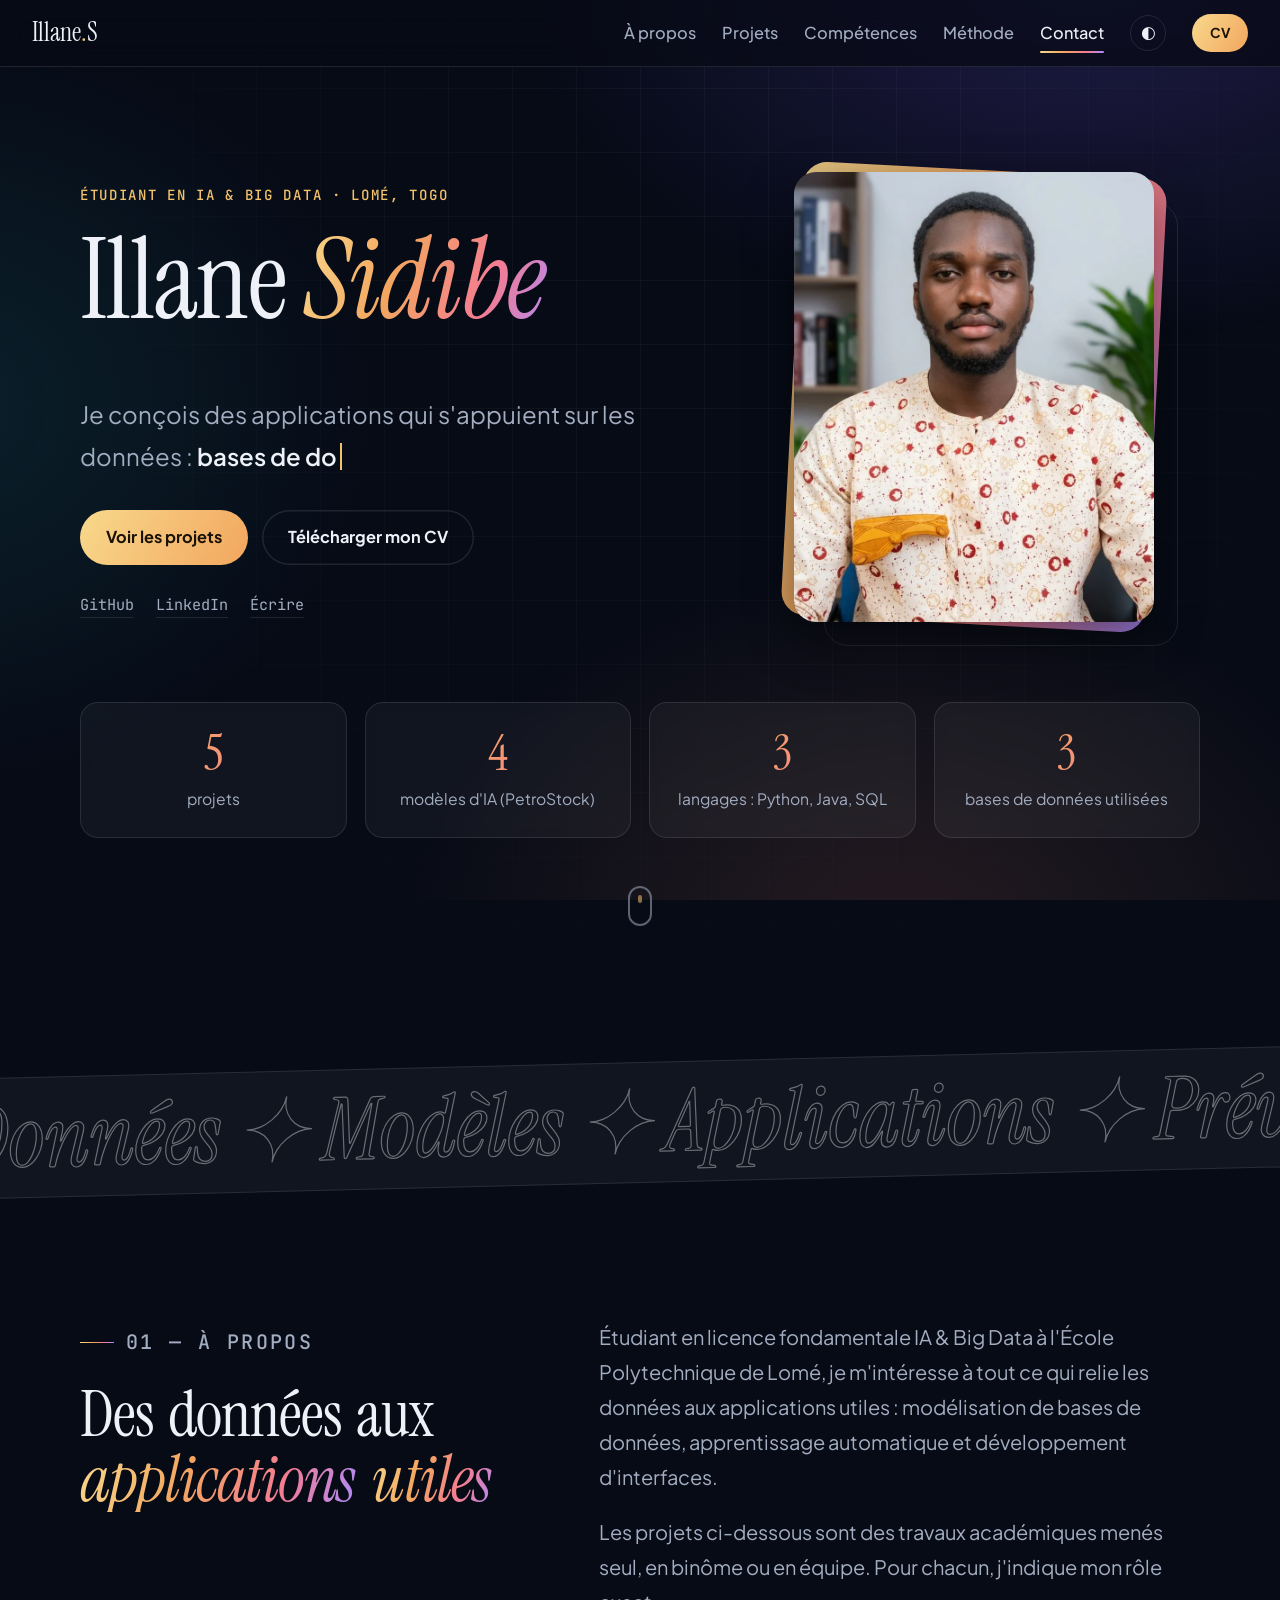
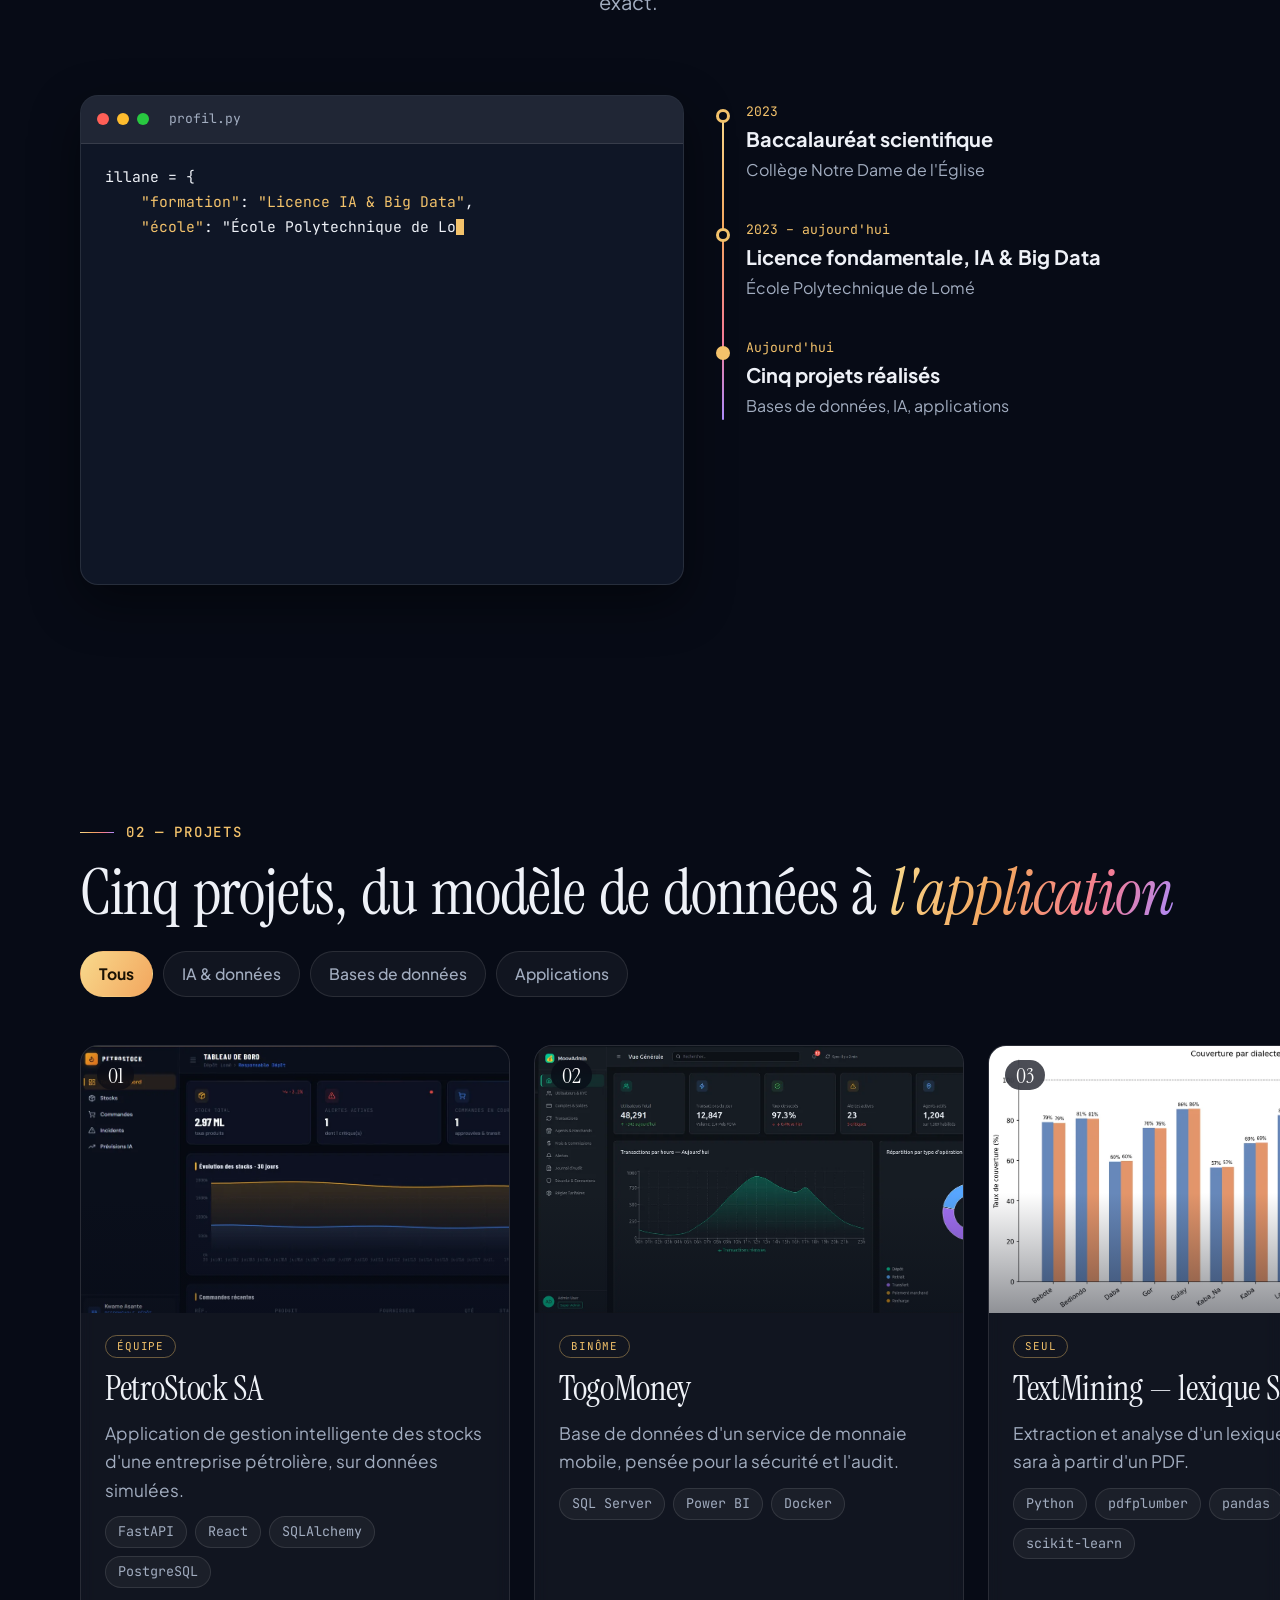
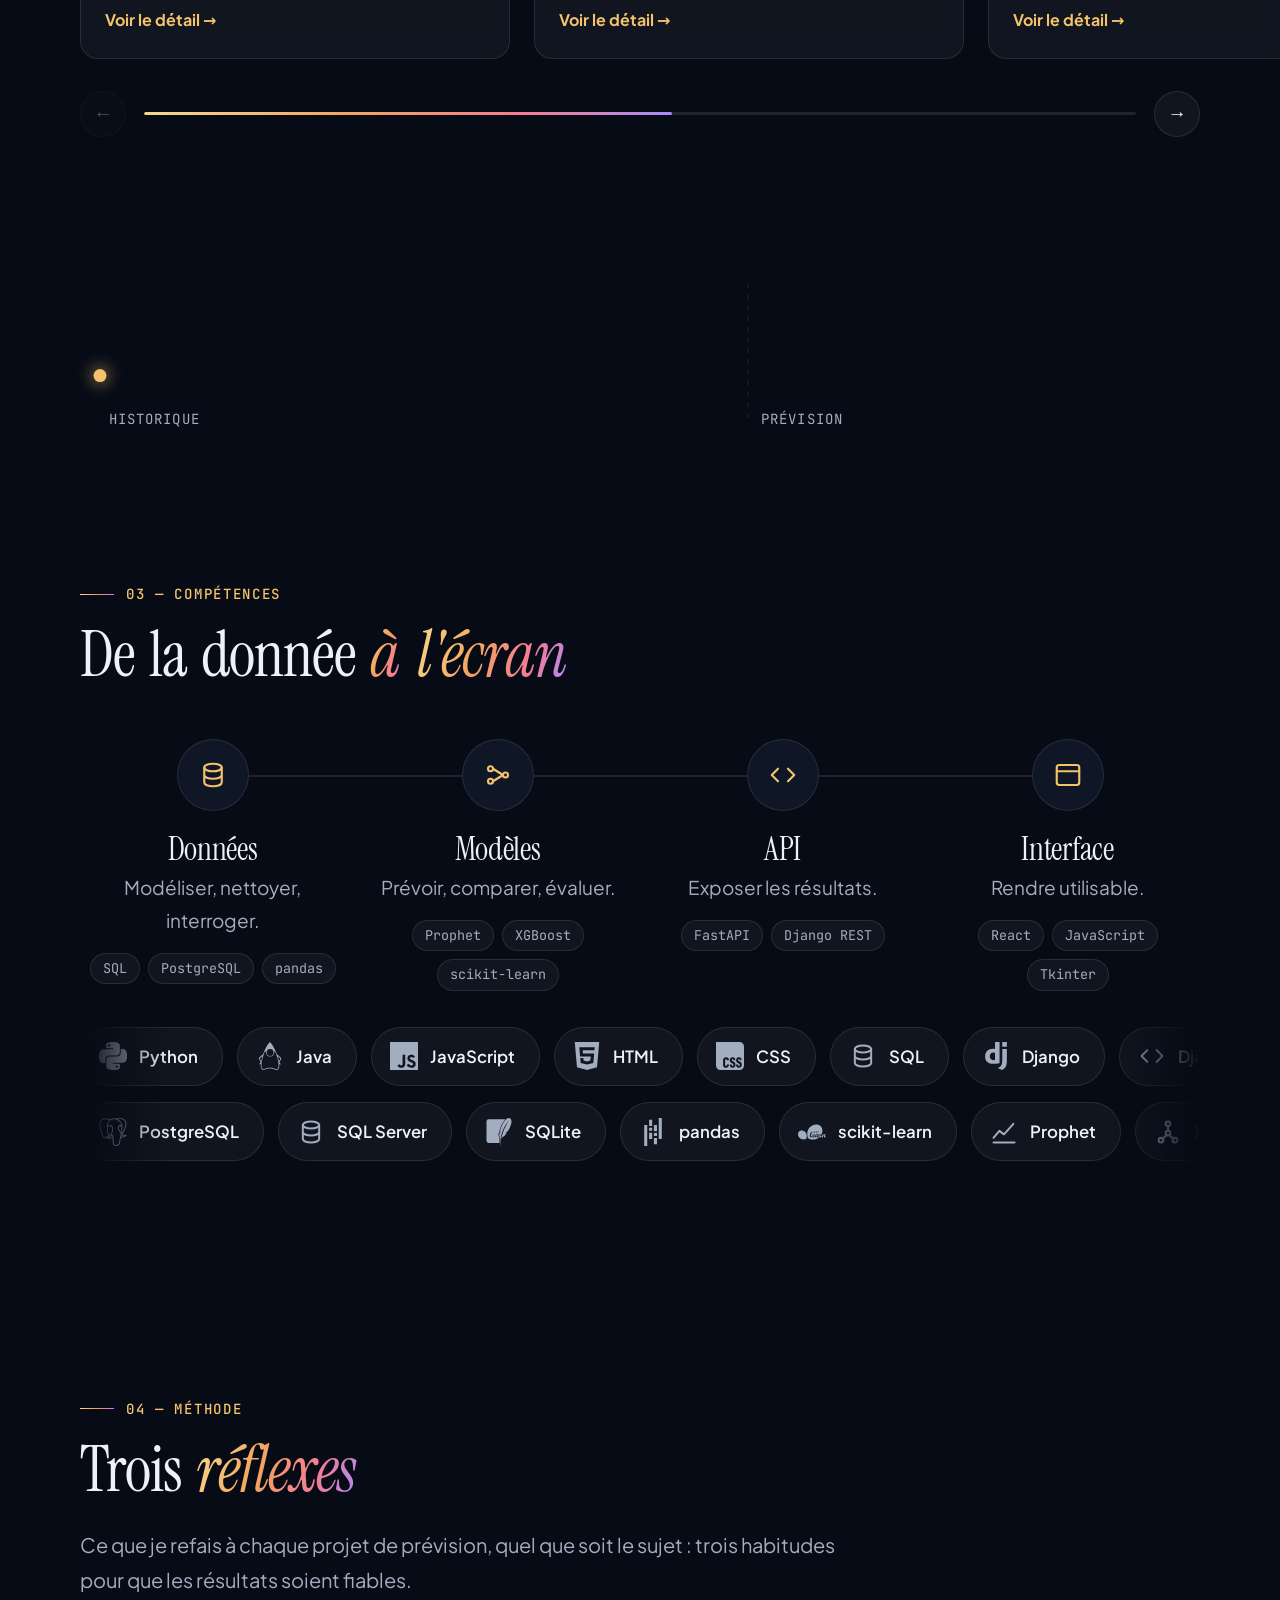
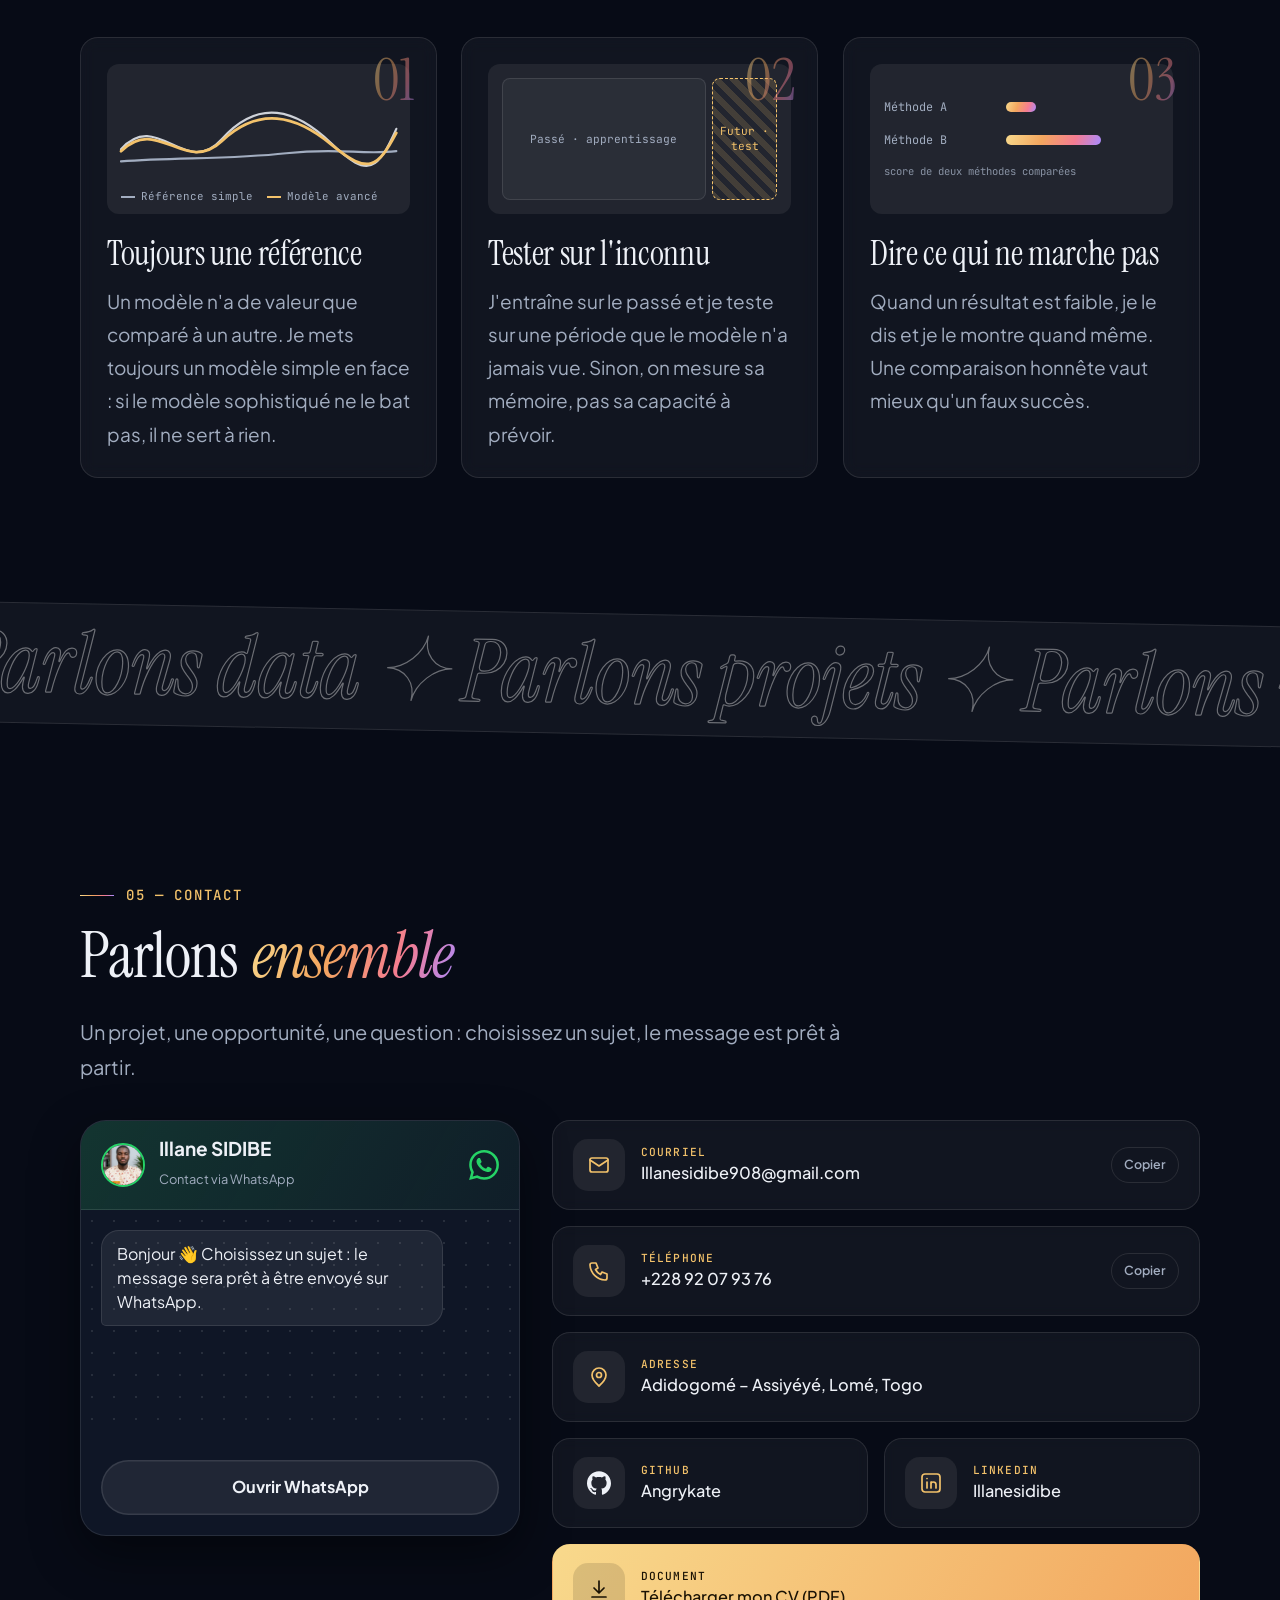
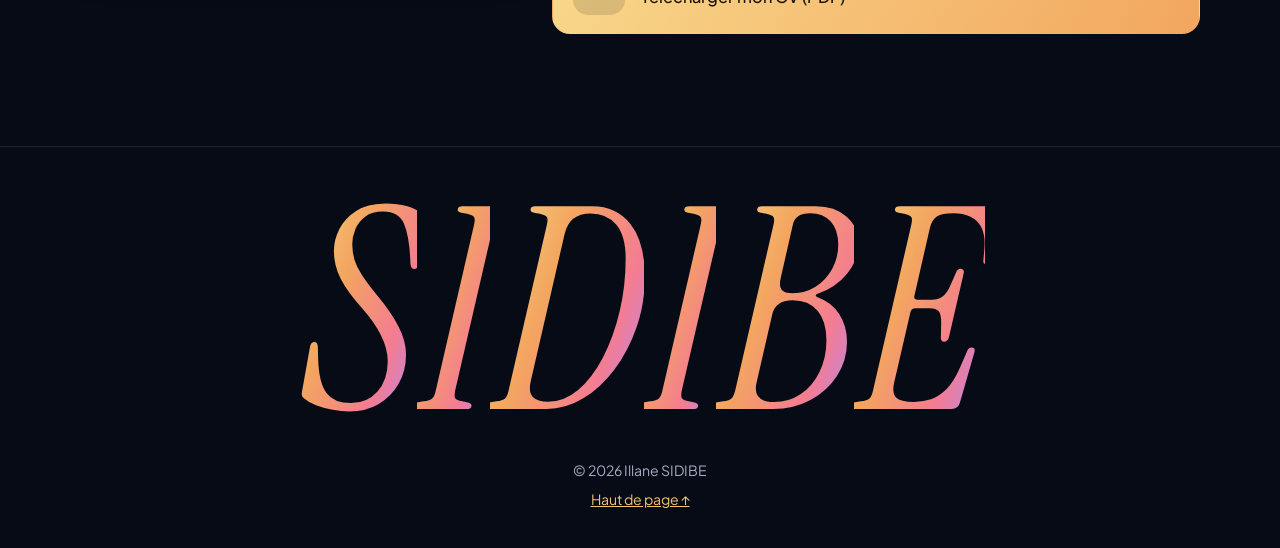
<file: index.html>
<!DOCTYPE html>
<html lang="fr" data-theme="dark">
<head>
  <meta charset="utf-8">
  <meta name="viewport" content="width=device-width, initial-scale=1">
  <title>Illane SIDIBE | Portfolio</title>
  <meta name="description" content="Portfolio d'Illane SIDIBE, étudiant en IA & Big Data à Lomé : bases de données, modèles de prévision et applications.">
  <meta name="theme-color" content="#0a121c">
  <meta property="og:type" content="website">
  <meta property="og:title" content="Illane SIDIBE | Portfolio">
  <meta property="og:description" content="Cinq projets en bases de données, IA et développement d'applications.">
  <meta property="og:image" content="images/og.jpg">
  <meta name="twitter:card" content="summary_large_image">
  <link rel="icon" href="favicon.svg" type="image/svg+xml">
  <link rel="preload" href="fonts/plus-jakarta-sans-latin-wght-normal.woff2" as="font" type="font/woff2" crossorigin>
  <link rel="preload" href="fonts/instrument-serif-latin-400-normal.woff2" as="font" type="font/woff2" crossorigin>
  <link rel="stylesheet" href="css/base.css">
  <link rel="stylesheet" href="css/layout.css">
  <link rel="stylesheet" href="css/components.css">
  <link rel="stylesheet" href="css/sections.css">
  <link rel="stylesheet" href="css/animations.css">
  <script>
    /* Thème appliqué avant l'affichage pour éviter un clignotement */
    try { var t = localStorage.getItem('theme'); if (t === 'light' || t === 'dark') document.documentElement.setAttribute('data-theme', t); } catch (e) {}
  </script>
  <script type="application/ld+json">
  {"@context":"https://schema.org","@type":"Person","name":"Illane SIDIBE","jobTitle":"Étudiant en IA & Big Data","url":"https://angrykate.github.io/","sameAs":["https://github.com/Angrykate","https://linkedin.com/in/Illanesidibe"]}
  </script>
</head>
<body>
  <a class="skip-link" href="#projets">Aller aux projets</a>
  <div id="progress" aria-hidden="true"></div>

  <!-- ============ MENU ============ -->
  <header class="site-header">
    <a class="logo" href="#accueil">Illane<span>.</span>S</a>
    <button class="nav-toggle" aria-label="Ouvrir le menu" aria-expanded="false" aria-controls="menu">☰</button>
    <nav id="menu" aria-label="Navigation principale">
      <a href="#apropos">À propos</a>
      <a href="#projets">Projets</a>
      <a href="#competences">Compétences</a>
      <a href="#methode">Méthode</a>
      <a href="#contact">Contact</a>
      <button class="theme-toggle" aria-label="Changer de thème" title="Thème clair / sombre">◐</button>
      <a class="btn btn-small" href="assets/CV_Illane_SIDIBE.pdf" download>CV</a>
    </nav>
  </header>

  <main>

    <!-- ============ ACCUEIL ============ -->
    <section id="accueil" class="section hero">
      <div class="hero-bg" aria-hidden="true"></div>
      <div class="container hero-grid">
        <div class="hero-text">
          <p class="eyebrow hero-in" style="--d:0">Étudiant en IA &amp; Big Data · Lomé, Togo</p>
          <h1 class="hero-in" style="--d:1">Illane <em class="grad-text">Sidibe</em></h1>
          <p class="lead hero-in" style="--d:2">Je conçois des applications qui s'appuient sur les données :
            <span class="typed-wrap"><span class="typed" id="typed">bases de données</span><span class="caret" aria-hidden="true"></span></span>
          </p>
          <div class="hero-actions hero-in" style="--d:3">
            <a class="btn" href="#projets" data-magnetic>Voir les projets</a>
            <a class="btn btn-outline" href="assets/CV_Illane_SIDIBE.pdf" download data-magnetic>Télécharger mon CV</a>
          </div>
          <ul class="hero-links hero-in" style="--d:4">
            <li><a href="https://github.com/Angrykate" target="_blank" rel="noopener">GitHub</a></li>
            <li><a href="https://linkedin.com/in/Illanesidibe" target="_blank" rel="noopener">LinkedIn</a></li>
            <li><a href="mailto:Illanesidibe908@gmail.com">Écrire</a></li>
          </ul>
        </div>
        <figure class="hero-photo hero-in" style="--d:2">
          <img src="images/profil/illane-portrait.webp" alt="Portrait d'Illane SIDIBE" width="400" height="500" fetchpriority="high">
        </figure>
      </div>
      <div class="container stats stagger">
        <div class="stat"><span class="stat-number" data-target="5">0</span><span class="stat-label">projets</span></div>
        <div class="stat"><span class="stat-number" data-target="4">0</span><span class="stat-label">modèles d'IA (PetroStock)</span></div>
        <div class="stat"><span class="stat-number" data-target="3">0</span><span class="stat-label">langages : Python, Java, SQL</span></div>
        <div class="stat"><span class="stat-number" data-target="3">0</span><span class="stat-label">bases de données utilisées</span></div>
      </div>
      <a class="scroll-hint" href="#apropos" aria-label="Défiler vers le bas"><span></span></a>
    </section>

    <!-- ============ RUBAN ============ -->
    <div class="ribbon" aria-hidden="true">
      <div class="ribbon-track"><span>Données ✦ Modèles ✦ Applications ✦ Prévision ✦ Bases de données ✦ </span><span>Données ✦ Modèles ✦ Applications ✦ Prévision ✦ Bases de données ✦ </span></div>
    </div>

    <!-- ============ À PROPOS ============ -->
    <section id="apropos" class="section">
      <div class="container">
        <div class="about-grid reveal">
          <div>
            <p class="eyebrow">01 — À propos</p>
            <h2>Des données aux <em class="grad-text">applications utiles</em></h2>
          </div>
          <div>
            <p>Étudiant en licence fondamentale IA &amp; Big Data à l'École Polytechnique de Lomé, je m'intéresse à tout ce qui relie les données aux applications utiles : modélisation de bases de données, apprentissage automatique et développement d'interfaces.</p>
            <p>Les projets ci-dessous sont des travaux académiques menés seul, en binôme ou en équipe. Pour chacun, j'indique mon rôle exact.</p>
          </div>
        </div>

        <div class="about-extra">
          <div class="code-card reveal" id="code-card">
            <div class="code-head" aria-hidden="true"><i></i><i></i><i></i><span>profil.py</span></div>
            <pre><code id="code-text">illane = {
    "formation": "Licence IA &amp; Big Data",
    "école": "École Polytechnique de Lomé",
    "langages": ["Python", "Java", "SQL"],
    "bases_de_données": ["PostgreSQL", "SQL Server", "SQLite"],
    "projets": 5,
    "modèles_d_ia": 4,
}

def mon_approche(projet):
    return [
        "comprendre les données",
        "comparer à une référence",
        "tester sur des données inédites",
        "dire ce qui ne marche pas",
    ]</code></pre>
          </div>

          <ol class="path reveal" id="path">
            <li style="--i:0"><span class="date">2023</span><strong>Baccalauréat scientifique</strong><small>Collège Notre Dame de l'Église</small></li>
            <li style="--i:1"><span class="date">2023 – aujourd'hui</span><strong>Licence fondamentale, IA &amp; Big Data</strong><small>École Polytechnique de Lomé</small></li>
            <li class="now" style="--i:2"><span class="date">Aujourd'hui</span><strong>Cinq projets réalisés</strong><small>Bases de données, IA, applications</small></li>
          </ol>
        </div>
      </div>
    </section>

    <!-- ============ PROJETS ============ -->
    <section id="projets" class="section">
      <div class="container">
        <div class="reveal">
          <p class="eyebrow">02 — Projets</p>
          <h2>Cinq projets, du modèle de données à <em class="grad-text">l'application</em></h2>
        </div>
        <div class="filters reveal" role="group" aria-label="Filtrer les projets">
          <button class="chip actif" data-filter="all">Tous</button>
          <button class="chip" data-filter="ia">IA &amp; données</button>
          <button class="chip" data-filter="bdd">Bases de données</button>
          <button class="chip" data-filter="app">Applications</button>
        </div>
        <div class="strip-wrap">
          <div id="projects-grid" class="projects-grid" tabindex="0" aria-label="Liste de projets, faire défiler horizontalement"></div>
          <div class="strip-controls">
            <button class="strip-btn strip-prev" aria-label="Projets précédents">←</button>
            <div class="strip-progress" aria-hidden="true"><span></span></div>
            <button class="strip-btn strip-next" aria-label="Projets suivants">→</button>
          </div>
        </div>
      </div>
    </section>

    <!-- ============ COMPÉTENCES ============ -->
    <div class="forecast" aria-hidden="true">
      <svg viewBox="0 0 1000 150" preserveAspectRatio="none" id="fc">
        <defs><linearGradient id="fc-grad" x1="0" x2="1"><stop offset="0" stop-color="#f3c26b"/><stop offset=".5" stop-color="#f08a5d"/><stop offset="1" stop-color="#c77dff"/></linearGradient></defs>
        <path class="fc-hist" d="M0 95 C40 80 70 110 110 90 S180 55 230 80 S300 105 350 70 S430 40 480 65 S540 85 600 60"/>
        <line class="fc-split" x1="600" y1="10" x2="600" y2="140"/>
        <path class="fc-band" d="M600 60 C680 40 760 70 840 35 S950 20 1000 25 L1000 75 C950 85 900 80 840 70 S680 90 600 60Z"/>
        <path class="fc-pred" id="fc-pred" d="M600 60 C680 65 760 55 840 52 S950 45 1000 50"/>
        <circle class="fc-dot" id="fc-dot" r="6" cx="0" cy="95"/>
        <text class="fc-lab" x="8" y="140">historique</text><text class="fc-lab" x="612" y="140">prévision</text>
      </svg>
    </div>
    <section id="competences" class="section">
      <div class="container">
        <div class="reveal">
          <p class="eyebrow">03 — Compétences</p>
          <h2>De la donnée <em class="grad-text">à l'écran</em></h2>
        </div>

        <div class="pipeline reveal" id="pipeline">
          <div class="pipe-line" aria-hidden="true"><span class="pipe-packet"></span></div>
          <ol class="pipe-nodes">
            <li class="pipe-node" style="--i:0">
              <div class="pipe-icon" aria-hidden="true"><svg viewBox="0 0 24 24"><ellipse cx="12" cy="6" rx="7" ry="3"/><path d="M5 6v6c0 1.7 3.1 3 7 3s7-1.3 7-3V6M5 12v6c0 1.7 3.1 3 7 3s7-1.3 7-3v-6"/></svg></div>
              <h3>Données</h3><p>Modéliser, nettoyer, interroger.</p>
              <ul class="tags"><li>SQL</li><li>PostgreSQL</li><li>pandas</li></ul>
            </li>
            <li class="pipe-node" style="--i:1">
              <div class="pipe-icon" aria-hidden="true"><svg viewBox="0 0 24 24"><circle cx="6" cy="7" r="2"/><circle cx="6" cy="17" r="2"/><circle cx="18" cy="12" r="2"/><path d="M8 7l8 5M8 17l8-5"/></svg></div>
              <h3>Modèles</h3><p>Prévoir, comparer, évaluer.</p>
              <ul class="tags"><li>Prophet</li><li>XGBoost</li><li>scikit-learn</li></ul>
            </li>
            <li class="pipe-node" style="--i:2">
              <div class="pipe-icon" aria-hidden="true"><svg viewBox="0 0 24 24"><path d="M8 7l-5 5 5 5M16 7l5 5-5 5"/></svg></div>
              <h3>API</h3><p>Exposer les résultats.</p>
              <ul class="tags"><li>FastAPI</li><li>Django REST</li></ul>
            </li>
            <li class="pipe-node" style="--i:3">
              <div class="pipe-icon" aria-hidden="true"><svg viewBox="0 0 24 24"><rect x="3" y="4" width="18" height="16" rx="2"/><path d="M3 9h18"/></svg></div>
              <h3>Interface</h3><p>Rendre utilisable.</p>
              <ul class="tags"><li>React</li><li>JavaScript</li><li>Tkinter</li></ul>
            </li>
          </ol>
        </div>

        <div id="stack" class="stack reveal" aria-label="Technologies et outils que j'utilise">
          <div class="marquee" data-row="dev"><div class="marquee-track"></div></div>
          <div class="marquee marquee-rev" data-row="data"><div class="marquee-track"></div></div>
        </div>
      </div>
    </section>

    <!-- ============ MÉTHODE ============ -->
    <section id="methode" class="section">
      <div class="container">
        <div class="reveal">
          <p class="eyebrow">04 — Méthode</p>
          <h2>Trois <em class="grad-text">réflexes</em></h2>
          <p class="section-lead">Ce que je refais à chaque projet de prévision, quel que soit le sujet : trois habitudes pour que les résultats soient fiables.</p>
        </div>

        <div class="reflex-grid stagger">
          <article class="reflex" data-tilt>
            <div class="reflex-visual" aria-hidden="true">
              <svg viewBox="0 0 300 120" preserveAspectRatio="none">
                <path class="line-ref" pathLength="1" d="M0 82 C60 78 120 80 180 74 S260 76 300 72"/>
                <path class="line-real" pathLength="1" d="M0 70 C40 30 70 100 110 60 S190 30 230 65 S280 90 300 50"/>
                <path class="line-model" pathLength="1" d="M0 72 C40 36 70 96 110 62 S190 36 230 66 S280 88 300 54"/>
              </svg>
              <div class="legend"><span class="l-ref">Référence simple</span><span class="l-model">Modèle avancé</span></div>
            </div>
            <span class="reflex-n">01</span>
            <h3>Toujours une référence</h3>
            <p>Un modèle n'a de valeur que comparé à un autre. Je mets toujours un modèle simple en face : si le modèle sophistiqué ne le bat pas, il ne sert à rien.</p>
          </article>

          <article class="reflex" data-tilt>
            <div class="reflex-visual" aria-hidden="true">
              <div class="split">
                <span class="split-train">Passé · apprentissage</span>
                <span class="split-test">Futur · test</span>
              </div>
            </div>
            <span class="reflex-n">02</span>
            <h3>Tester sur l'inconnu</h3>
            <p>J'entraîne sur le passé et je teste sur une période que le modèle n'a jamais vue. Sinon, on mesure sa mémoire, pas sa capacité à prévoir.</p>
          </article>

          <article class="reflex" data-tilt>
            <div class="reflex-visual" aria-hidden="true">
              <div class="bars">
                <div class="bar"><span>Méthode A</span><i style="--w:30%"></i></div>
                <div class="bar"><span>Méthode B</span><i style="--w:96%"></i></div>
                <small>score de deux méthodes comparées</small>
              </div>
            </div>
            <span class="reflex-n">03</span>
            <h3>Dire ce qui ne marche pas</h3>
            <p>Quand un résultat est faible, je le dis et je le montre quand même. Une comparaison honnête vaut mieux qu'un faux succès.</p>
          </article>
        </div>
      </div>
    </section>

    <!-- ============ RUBAN 2 ============ -->
    <div class="ribbon ribbon-rev" aria-hidden="true">
      <div class="ribbon-track"><span>Parlons data ✦ Parlons projets ✦ Parlons idées ✦ </span><span>Parlons data ✦ Parlons projets ✦ Parlons idées ✦ </span></div>
    </div>

    <!-- ============ CONTACT ============ -->
    <section id="contact" class="section">
      <div class="container">
        <div class="reveal">
          <p class="eyebrow">05 — Contact</p>
          <h2>Parlons <em class="grad-text">ensemble</em></h2>
          <p class="section-lead">Un projet, une opportunité, une question : choisissez un sujet, le message est prêt à partir.</p>
        </div>
        <div class="contact-layout">
          <div class="chat reveal" id="chat">
            <div class="chat-head">
              <img src="images/profil/illane-portrait.webp" alt="" width="44" height="44" loading="lazy">
              <div><strong>Illane SIDIBE</strong><small>Contact via WhatsApp</small></div>
              <svg class="wa-logo" viewBox="0 0 24 24" aria-hidden="true"><path id="wa-path" d=""/></svg>
            </div>
            <div class="chat-body" id="chat-body" aria-live="polite"></div>
            <div class="chat-chips" id="chat-chips" role="group" aria-label="Choisir un sujet"></div>
            <a class="btn btn-wa" id="wa-link" href="https://wa.me/22892079376" target="_blank" rel="noopener">Ouvrir WhatsApp</a>
          </div>

          <div class="contact-stack stagger">
            <div class="ccard wide" data-tilt>
              <div class="cicon" aria-hidden="true"><svg viewBox="0 0 24 24"><rect x="3" y="5" width="18" height="14" rx="2"/><path d="M3 7l9 6 9-6"/></svg></div>
              <a class="cinfo" href="mailto:Illanesidibe908@gmail.com"><span>Courriel</span>Illanesidibe908@gmail.com</a>
              <button class="copy" type="button" data-copy="Illanesidibe908@gmail.com" aria-label="Copier l'adresse courriel">Copier</button>
            </div>
            <div class="ccard wide" data-tilt>
              <div class="cicon" aria-hidden="true"><svg viewBox="0 0 24 24"><path d="M5 4h4l2 5-2.5 1.5a11 11 0 005 5L15 13l5 2v4a2 2 0 01-2 2A16 16 0 013 6a2 2 0 012-2z"/></svg></div>
              <a class="cinfo" href="tel:+22892079376"><span>Téléphone</span>+228 92 07 93 76</a>
              <button class="copy" type="button" data-copy="+22892079376" aria-label="Copier le numéro de téléphone">Copier</button>
            </div>
            <div class="ccard wide" data-tilt>
              <div class="cicon" aria-hidden="true"><svg viewBox="0 0 24 24"><path d="M12 21s7-6.2 7-11a7 7 0 10-14 0c0 4.8 7 11 7 11z"/><circle cx="12" cy="10" r="2.5"/></svg></div>
              <div class="cinfo"><span>Adresse</span>Adidogomé – Assiyéyé, Lomé, Togo</div>
            </div>
            <div class="ccard" data-tilt>
              <div class="cicon" aria-hidden="true"><svg class="brand" viewBox="0 0 24 24"><path id="gh-path" d=""/></svg></div>
              <a class="cinfo" href="https://github.com/Angrykate" target="_blank" rel="noopener"><span>GitHub</span>Angrykate</a>
            </div>
            <div class="ccard" data-tilt>
              <div class="cicon" aria-hidden="true"><svg viewBox="0 0 24 24"><rect x="3" y="3" width="18" height="18" rx="3"/><path d="M8 11v6M8 7.5v.01M12 17v-6M12 13c0-1.5 1-2 2.2-2S17 11.8 17 13.5V17"/></svg></div>
              <a class="cinfo" href="https://linkedin.com/in/Illanesidibe" target="_blank" rel="noopener"><span>LinkedIn</span>Illanesidibe</a>
            </div>
            <a class="ccard ccard-cv" href="assets/CV_Illane_SIDIBE.pdf" download data-magnetic>
              <div class="cicon" aria-hidden="true"><svg viewBox="0 0 24 24"><path d="M12 4v11M7 11l5 5 5-5M5 20h14"/></svg></div>
              <div class="cinfo"><span>Document</span>Télécharger mon CV (PDF)</div>
            </a>
          </div>
        </div>
      </div>
    </section>

  </main>

  <footer class="site-footer">
    <div class="signature" aria-hidden="true">SIDIBE</div>
    <p>© 2026 Illane SIDIBE</p>
    <p><a href="#accueil">Haut de page ↑</a></p>
  </footer>

  <!-- Fenêtre de détail d'un projet (remplie par projects.js) -->
  <div id="modal" class="modal" hidden>
    <div class="modal-box" role="dialog" aria-modal="true" aria-labelledby="modal-title">
      <button class="modal-close" aria-label="Fermer">×</button>
      <div id="modal-content"></div>
    </div>
  </div>

  <!-- Visionneuse d'images (lightbox.js) -->
  <div id="lightbox" class="lightbox" hidden role="dialog" aria-modal="true" aria-label="Image agrandie">
    <button class="lb-btn lb-close" aria-label="Fermer">×</button>
    <button class="lb-btn lb-prev" aria-label="Image précédente">‹</button>
    <figure><img alt=""><figcaption></figcaption></figure>
    <button class="lb-btn lb-next" aria-label="Image suivante">›</button>
  </div>

  <script defer src="js/icons.js"></script>
  <script defer src="js/projects.js"></script>
  <script defer src="js/words.js"></script>
  <script defer src="js/reveal.js"></script>
  <script defer src="js/counters.js"></script>
  <script defer src="js/lightbox.js"></script>
  <script defer src="js/strip.js"></script>
  <script defer src="js/cursor.js"></script>
  <script defer src="js/stack.js"></script>
  <script defer src="js/contact.js"></script>
  <script defer src="js/about.js"></script>
  <script defer src="js/method.js"></script>
  <script defer src="js/fx.js"></script>
  <script defer src="js/main.js"></script>
</body>
</html>
</file>
<file: css/base.css>
/* ===== base.css : polices, variables, thèmes, reset, texte ===== */
@font-face { font-family: 'Plus Jakarta Sans'; src: url('../fonts/plus-jakarta-sans-latin-wght-normal.woff2') format('woff2'); font-weight: 200 800; font-style: normal; font-display: swap; }
@font-face { font-family: 'Instrument Serif'; src: url('../fonts/instrument-serif-latin-400-normal.woff2') format('woff2'); font-weight: 400; font-style: normal; font-display: swap; }
@font-face { font-family: 'Instrument Serif'; src: url('../fonts/instrument-serif-latin-400-italic.woff2') format('woff2'); font-weight: 400; font-style: italic; font-display: swap; }
@font-face { font-family: 'JetBrains Mono'; src: url('../fonts/jetbrains-mono-latin-wght-normal.woff2') format('woff2'); font-weight: 100 800; font-style: normal; font-display: swap; }

:root {
  --bg: #070b16;
  --surface: rgba(255, 255, 255, .045);
  --surface-solid: #0f1626;
  --surface-2: rgba(255, 255, 255, .07);
  --border: rgba(255, 255, 255, .10);
  --text: #eef1f7;
  --text-muted: #a2adc0;
  --accent: #f3c26b;
  --on-accent: #1a1204;
  --grad: linear-gradient(110deg, #f8d98c 0%, #f3a65f 38%, #f47c92 72%, #a98bff 100%);
  --grad-btn: linear-gradient(120deg, #f8d98c, #f2a65e);
  --glow: rgba(243, 194, 107, .16);
  --aurora-1: rgba(120, 90, 255, .22);
  --aurora-2: rgba(243, 140, 110, .13);
  --aurora-3: rgba(40, 190, 200, .12);
  --grid: rgba(255, 255, 255, .035);
  --header-bg: rgba(7, 11, 22, .72);
  --shadow: 0 18px 50px rgba(0, 0, 0, .45);

  --font-display: 'Instrument Serif', 'Times New Roman', Georgia, serif;
  --font-main: 'Plus Jakarta Sans', system-ui, -apple-system, 'Segoe UI', sans-serif;
  --font-mono: 'JetBrains Mono', ui-monospace, Consolas, monospace;

  --radius: 18px;
  --space-section: 112px;
  --width: 1120px;
}
[data-theme="light"] {
  --bg: #fbf6ee;
  --surface: rgba(255, 255, 255, .86);
  --surface-solid: #ffffff;
  --surface-2: rgba(120, 70, 20, .07);
  --border: rgba(120, 80, 40, .16);
  --text: #1b1530;
  --text-muted: #5d566e;
  --accent: #c25a0a;
  --on-accent: #ffffff;
  --grad: linear-gradient(110deg, #e0791a 0%, #e0476f 52%, #7a4de0 100%);
  --grad-btn: linear-gradient(120deg, #e0791a, #e0476f);
  --glow: rgba(224, 121, 26, .20);
  --aurora-1: rgba(122, 77, 224, .20);
  --aurora-2: rgba(240, 150, 60, .26);
  --aurora-3: rgba(224, 71, 111, .16);
  --grid: rgba(120, 80, 40, .06);
  --header-bg: rgba(251, 246, 238, .82);
  --shadow: 0 22px 50px rgba(120, 60, 20, .16);
}
[data-theme="light"] .ccard, [data-theme="light"] .reflex, [data-theme="light"] .carte-projet, [data-theme="light"] .stat, [data-theme="light"] .code-card, [data-theme="light"] .chat {
  box-shadow: 0 1px 0 rgba(255,255,255,.9) inset, 0 12px 30px rgba(120, 60, 20, .10);
}
[data-theme="light"] .tech { background: #fff; box-shadow: 0 4px 14px rgba(120, 60, 20, .08); }
[data-theme="light"] .ccard-cv, [data-theme="light"] .btn:not(.btn-outline):not(.btn-wa) { box-shadow: 0 12px 28px rgba(224, 71, 111, .30); }
[data-theme="light"] .reflex-visual { background: linear-gradient(135deg, #fff3e2, #f6ecff); }
[data-theme="light"] .site-footer { background: linear-gradient(180deg, transparent, rgba(224,121,26,.08)); }

*, *::before, *::after { box-sizing: border-box; }
html { scroll-behavior: smooth; scroll-padding-top: 76px; }
body {
  margin: 0; background: var(--bg); color: var(--text);
  font-family: var(--font-main); font-size: 1.1875rem; line-height: 1.75;
  transition: background .3s ease, color .3s ease;
  -webkit-font-smoothing: antialiased; text-rendering: optimizeLegibility;
}
/* Halo coloré fixe derrière toute la page */
body::before {
  content: ''; position: fixed; inset: 0; z-index: -1; pointer-events: none;
  background:
    radial-gradient(900px 600px at 85% -5%, var(--aurora-1), transparent 65%),
    radial-gradient(700px 600px at -5% 45%, var(--aurora-3), transparent 65%),
    radial-gradient(800px 600px at 70% 105%, var(--aurora-2), transparent 65%);
}
img { max-width: 100%; height: auto; display: block; }
a { color: var(--accent); }
h1, h2, h3, h4 { margin: 0 0 .5em; font-weight: 600; letter-spacing: -.01em; line-height: 1.15; }
h1, h2 { font-family: var(--font-display); font-weight: 400; letter-spacing: -.015em; line-height: 1.02; }
h1 { font-size: clamp(3.4rem, 10vw, 7rem); }
h2 { font-size: clamp(2.4rem, 6vw, 4rem); margin-bottom: .4em; }
h3 { font-size: 1.2rem; }
h1 em, h2 em { font-style: italic; }
p { margin: 0 0 1em; }
ul, ol { padding-left: 1.2em; }
.accent { color: var(--accent); }
.grad-text { background: var(--grad); -webkit-background-clip: text; background-clip: text; color: transparent; -webkit-text-fill-color: transparent; padding-right: .06em; }

.skip-link { position: absolute; left: -999px; top: 8px; background: var(--accent); color: var(--on-accent); padding: 8px 14px; border-radius: 8px; z-index: 100; }
.skip-link:focus { left: 8px; }
::selection { background: var(--accent); color: var(--on-accent); }

@media (max-width: 720px) { :root { --space-section: 72px; } body { font-size: 1.0625rem; } }
</file>
<file: css/layout.css>
/* ===== layout.css : grilles, sections, menu, pied de page ===== */
html, body { overflow-x: clip; }
.container { width: min(var(--width), 100% - 40px); margin-inline: auto; }
.section { padding: var(--space-section) 0; position: relative; }
.eyebrow { display: inline-flex; align-items: center; gap: 12px; color: var(--accent); font-family: var(--font-mono); font-size: .88rem; font-weight: 500; letter-spacing: .12em; text-transform: uppercase; margin-bottom: 1.1em; }
.eyebrow::before { content: ''; width: 34px; height: 1px; background: var(--grad); }
.hero-text .eyebrow::before { display: none; }

#progress { position: fixed; top: 0; left: 0; right: 0; height: 3px; background: var(--grad); transform-origin: 0 50%; transform: scaleX(0); z-index: 90; }

/* --- Menu --- */
.site-header {
  position: fixed; top: 0; left: 0; right: 0; z-index: 40;
  display: flex; justify-content: space-between; align-items: center; gap: 16px;
  padding: 14px 32px; background: var(--header-bg);
  -webkit-backdrop-filter: blur(14px); backdrop-filter: blur(14px);
  border-bottom: 1px solid var(--border);
}
.logo { color: var(--text); font-family: var(--font-display); font-size: 1.6rem; text-decoration: none; line-height: 1; }
.logo span { color: var(--accent); }
.site-header nav { display: flex; gap: 26px; align-items: center; }
.site-header nav a:not(.btn) { color: var(--text-muted); text-decoration: none; position: relative; font-size: 1.02rem; font-weight: 500; transition: color .2s; }
.site-header nav a:not(.btn):hover, .site-header nav a.actif { color: var(--text); }
.site-header nav a:not(.btn)::after { content: ''; position: absolute; left: 0; bottom: -6px; height: 2px; width: 100%; background: var(--grad); transform: scaleX(0); transform-origin: left; transition: transform .25s ease; border-radius: 2px; }
.site-header nav a:not(.btn):hover::after, .site-header nav a.actif::after { transform: scaleX(1); }
.nav-toggle { display: none; background: none; border: 1px solid var(--border); color: var(--text); border-radius: 10px; font-size: 1.2rem; width: 42px; height: 42px; cursor: pointer; }

/* --- Accueil --- */
.hero { padding-top: calc(var(--space-section) + 60px); overflow: hidden; }
.hero-bg {
  position: absolute; inset: -10% 0 0; z-index: 0; pointer-events: none;
  transform: translate3d(0, var(--py, 0px), 0);
  background:
    linear-gradient(var(--grid) 1px, transparent 1px) 0 0 / 64px 64px,
    linear-gradient(90deg, var(--grid) 1px, transparent 1px) 0 0 / 64px 64px;
  -webkit-mask-image: radial-gradient(ellipse at 55% 35%, #000 20%, transparent 72%);
  mask-image: radial-gradient(ellipse at 55% 35%, #000 20%, transparent 72%);
}
.hero > .container { position: relative; z-index: 1; }
.hero-grid { display: grid; grid-template-columns: 1.35fr 1fr; gap: 56px; align-items: center; }
.lead { font-size: 1.5rem; color: var(--text-muted); max-width: 31em; min-height: 3.6em; }
.typed-wrap { color: var(--text); font-weight: 600; white-space: nowrap; }
.caret { display: inline-block; width: 2px; height: 1.1em; background: var(--accent); margin-left: 3px; vertical-align: -.15em; animation: blink 1s steps(1) infinite; }
.hero-actions { display: flex; flex-wrap: wrap; gap: 14px; margin-top: 1.6em; }
.hero-links { list-style: none; display: flex; gap: 22px; padding: 0; margin: 1.8em 0 0; font-family: var(--font-mono); font-size: .95rem; }
.hero-links a { color: var(--text-muted); text-decoration: none; border-bottom: 1px solid var(--border); padding-bottom: 2px; transition: color .2s, border-color .2s; }
.hero-links a:hover { color: var(--accent); border-color: var(--accent); }
.hero-photo { margin: 0; justify-self: center; width: min(360px, 100%); position: relative; }
.hero-photo::before { content: ''; position: absolute; inset: -2px; border-radius: calc(var(--radius) + 6px); background: var(--grad); z-index: -1; transform: rotate(3deg); opacity: .9; }
.hero-photo::after { content: ''; position: absolute; inset: 30px -24px -24px 30px; border-radius: calc(var(--radius) + 6px); border: 1px solid var(--border); z-index: -2; }
.hero-photo img { border-radius: calc(var(--radius) + 4px); background: var(--surface-solid); aspect-ratio: 4 / 5; object-fit: cover; box-shadow: var(--shadow); width: 100%; }

.stats { display: grid; grid-template-columns: repeat(auto-fit, minmax(190px, 1fr)); gap: 18px; margin-top: 80px; }
.stat { background: var(--surface); border: 1px solid var(--border); border-radius: var(--radius); padding: 22px 20px; text-align: center; -webkit-backdrop-filter: blur(6px); backdrop-filter: blur(6px); }
.stat-number { display: block; font-family: var(--font-display); font-size: 3.2rem; line-height: 1.1; background: var(--grad); -webkit-background-clip: text; background-clip: text; color: transparent; -webkit-text-fill-color: transparent; }
.stat-label { color: var(--text-muted); font-size: .98rem; }
.scroll-hint { display: block; width: 24px; height: 40px; border: 2px solid var(--text-muted); border-radius: 14px; margin: 48px auto 0; position: relative; opacity: .55; }
.scroll-hint span { position: absolute; left: 50%; top: 7px; width: 4px; height: 8px; margin-left: -2px; border-radius: 2px; background: var(--accent); animation: molette 1.8s ease-in-out infinite; }

/* --- À propos --- */
.about-grid { display: grid; grid-template-columns: 1fr 1.3fr; gap: 56px; align-items: start; }
.about-grid p { color: var(--text-muted); font-size: 1.25rem; }

/* --- Projets : bande horizontale --- */
.strip-wrap { margin-top: 36px; }
.projects-grid {
  --pad: max(20px, calc((100vw - var(--width)) / 2));
  display: flex; gap: 24px; overflow-x: auto; overflow-y: hidden;
  width: 100vw; margin-left: calc(50% - 50vw); padding: 12px var(--pad) 28px;
  scroll-snap-type: x mandatory; scroll-padding-inline: var(--pad);
  scrollbar-width: none; -webkit-overflow-scrolling: touch;
  cursor: grab;
}
.projects-grid::-webkit-scrollbar { display: none; }
.projects-grid.dragging { scroll-snap-type: none; cursor: grabbing; user-select: none; }
.projects-grid.dragging * { pointer-events: none; }
.strip-controls { display: flex; align-items: center; gap: 18px; margin-top: 4px; }
.strip-progress { flex: 1; height: 3px; background: var(--border); border-radius: 3px; overflow: hidden; }
.strip-progress span { display: block; height: 100%; width: 30%; background: var(--grad); border-radius: 3px; transition: width .15s linear; }

/* --- Compétences --- */
.skills-grid { display: grid; grid-template-columns: repeat(auto-fit, minmax(240px, 1fr)); gap: 20px; margin-top: 32px; }
.skill-group { background: var(--surface); border: 1px solid var(--border); border-radius: var(--radius); padding: 24px; -webkit-backdrop-filter: blur(6px); backdrop-filter: blur(6px); }
.skill-group h3 { color: var(--accent); font-size: .86rem; font-family: var(--font-mono); font-weight: 500; text-transform: uppercase; letter-spacing: .12em; margin-bottom: 1em; }

/* --- Parcours --- */
.timeline { list-style: none; padding: 0 0 0 22px; margin-top: 32px; border-left: 1px solid var(--border); }
.timeline li { position: relative; padding: 0 0 32px 26px; color: var(--text-muted); }
.timeline li strong { color: var(--text); font-size: 1.25rem; }
.timeline li::before { content: ''; position: absolute; left: -29px; top: .5em; width: 13px; height: 13px; border-radius: 50%; background: var(--grad); box-shadow: 0 0 0 5px var(--glow); }
.timeline .date { display: block; font-family: var(--font-mono); font-size: .8rem; color: var(--accent); margin-bottom: 2px; }

/* --- Contact --- */
.contact-grid { display: grid; grid-template-columns: repeat(auto-fit, minmax(270px, 1fr)); gap: 16px; margin-top: 32px; }

/* --- Pied de page --- */
.site-footer { border-top: 1px solid var(--border); padding: 32px 16px; text-align: center; color: var(--text-muted); font-size: .88rem; }
.site-footer p { margin: 0 0 4px; }

/* --- Tablette / mobile --- */
@media (max-width: 860px) {
  .hero-grid, .about-grid { grid-template-columns: 1fr; gap: 36px; }
  .hero-photo { order: -1; width: min(250px, 70%); }
  .hero-photo::after { display: none; }
}
@media (max-width: 720px) {
  .site-header { padding: 10px 16px; }
  .nav-toggle { display: block; }
  .site-header nav {
    position: absolute; top: 100%; left: 0; right: 0; flex-direction: column; align-items: flex-start;
    gap: 16px; padding: 18px 24px 22px; background: var(--surface-solid); border-bottom: 1px solid var(--border); display: none;
  }
  .site-header nav.open { display: flex; }
  .typed-wrap { white-space: normal; }
  .projects-grid { cursor: auto; }
}
</file>
<file: css/components.css>
/* ===== components.css : boutons, cartes, étiquettes, modale, visionneuse, curseur ===== */
.btn {
  display: inline-block; padding: 13px 26px; background: var(--grad-btn); color: var(--on-accent);
  border: 0; border-radius: 999px; font: inherit; font-weight: 700; font-size: 1.02rem;
  text-decoration: none; cursor: pointer; position: relative;
  transition: transform .25s ease, box-shadow .25s ease, background .25s ease, color .25s ease;
}
.btn:hover { transform: translateY(-2px); box-shadow: 0 12px 28px var(--glow); }
.btn-outline { background: transparent; color: var(--text); box-shadow: inset 0 0 0 1.5px var(--border); }
.btn-outline:hover { background: var(--surface-2); box-shadow: inset 0 0 0 1.5px var(--accent), 0 12px 28px var(--glow); }
.btn-small { padding: 7px 18px; font-size: .85rem; }
.theme-toggle { background: none; border: 1px solid var(--border); color: var(--text); width: 36px; height: 36px; border-radius: 50%; cursor: pointer; font-size: 1.05rem; transition: transform .35s ease, border-color .2s; }
.theme-toggle:hover { transform: rotate(180deg); border-color: var(--accent); }
a:focus-visible, button:focus-visible, .projects-grid:focus-visible { outline: 2px solid var(--accent); outline-offset: 3px; }

.tags { list-style: none; padding: 0; margin: 0; display: flex; flex-wrap: wrap; gap: 8px; }
.tags li { font-family: var(--font-mono); font-size: .84rem; padding: 3px 12px; border-radius: 999px; border: 1px solid var(--border); color: var(--text-muted); background: var(--surface); }

/* --- Filtres --- */
.filters { display: flex; flex-wrap: wrap; gap: 10px; margin-top: 24px; }
.chip { font: inherit; font-size: .98rem; font-weight: 500; padding: 8px 18px; border-radius: 999px; border: 1px solid var(--border); background: var(--surface); color: var(--text-muted); cursor: pointer; transition: all .2s ease; }
.chip:hover { color: var(--text); border-color: var(--accent); }
.chip.actif { background: var(--grad-btn); color: var(--on-accent); border-color: transparent; font-weight: 700; }

/* --- Carte projet --- */
.carte-projet {
  position: relative; flex: 0 0 min(430px, 84vw); scroll-snap-align: start;
  display: flex; flex-direction: column; text-align: left; padding: 0;
  background: var(--surface); border: 1px solid var(--border); border-radius: var(--radius);
  color: inherit; font: inherit; cursor: pointer; overflow: hidden;
  -webkit-backdrop-filter: blur(8px); backdrop-filter: blur(8px);
  transition: transform .3s ease, border-color .3s ease, box-shadow .3s ease;
}
.carte-projet::after {
  content: ''; position: absolute; inset: 0; pointer-events: none; opacity: 0; transition: opacity .3s ease;
  background: radial-gradient(320px circle at var(--mx, 50%) var(--my, 50%), var(--glow), transparent 70%);
}
.carte-projet:hover { transform: translateY(-6px); border-color: rgba(243, 194, 107, .55); box-shadow: var(--shadow); }
.carte-projet:hover::after { opacity: 1; }
.carte-projet[hidden] { display: none; }
.carte-visuel { aspect-ratio: 16 / 10; background: var(--surface-2); overflow: hidden; display: flex; align-items: center; justify-content: center; color: var(--text-muted); font-family: var(--font-mono); position: relative; }
.carte-visuel::after { content: ''; position: absolute; inset: 0; background: linear-gradient(180deg, transparent 55%, rgba(7, 11, 22, .45)); pointer-events: none; }
.carte-visuel img { width: 100%; height: 100%; object-fit: cover; object-position: top left; transition: transform .6s ease; }
.carte-projet:hover .carte-visuel img { transform: scale(1.06); }
.carte-num { position: absolute; top: 14px; left: 16px; z-index: 1; font-family: var(--font-display); font-size: 1.4rem; line-height: 1; color: #fff; background: rgba(7, 11, 22, .72); padding: 5px 11px 3px; border-radius: 999px; -webkit-backdrop-filter: blur(6px); backdrop-filter: blur(6px); }
.carte-corps { padding: 22px 24px 24px; display: flex; flex-direction: column; gap: 12px; flex: 1; }
.carte-corps h3 { margin: 0; font-family: var(--font-display); font-weight: 400; font-size: 2.2rem; line-height: 1.05; }
.carte-corps p { margin: 0; color: var(--text-muted); font-size: 1.08rem; line-height: 1.65; }
.carte-plus { margin-top: auto; padding-top: 6px; color: var(--accent); font-size: 1rem; font-weight: 700; }
.badge-equipe { align-self: flex-start; font-size: .68rem; font-family: var(--font-mono); letter-spacing: .08em; text-transform: uppercase; color: var(--accent); border: 1px solid rgba(243, 194, 107, .4); border-radius: 999px; padding: 1px 11px; }

/* --- Flèches de la bande --- */
.strip-btn { width: 46px; height: 46px; border-radius: 50%; border: 1px solid var(--border); background: var(--surface); color: var(--text); font-size: 1.2rem; cursor: pointer; transition: all .2s ease; }
.strip-btn:hover:not(:disabled) { border-color: var(--accent); color: var(--accent); transform: translateY(-2px); }
.strip-btn:disabled { opacity: .3; cursor: default; }

/* --- Contact --- */
.contact-card { display: block; background: var(--surface); border: 1px solid var(--border); border-radius: var(--radius); padding: 20px 24px; color: var(--text); text-decoration: none; transition: transform .25s ease, border-color .25s ease; -webkit-backdrop-filter: blur(6px); backdrop-filter: blur(6px); }
a.contact-card:hover { transform: translateY(-4px); border-color: var(--accent); }
.contact-card span { display: block; font-family: var(--font-mono); font-size: .8rem; letter-spacing: .1em; text-transform: uppercase; color: var(--accent); margin-bottom: 4px; }
.contact-cv { background: var(--grad-btn); color: var(--on-accent); border-color: transparent; font-weight: 700; }
.contact-cv span { color: var(--on-accent); opacity: .75; }

/* --- Modale --- */
.modal { position: fixed; inset: 0; z-index: 60; background: rgba(4, 7, 14, .78); -webkit-backdrop-filter: blur(6px); backdrop-filter: blur(6px); display: flex; align-items: flex-start; justify-content: center; padding: 40px 16px; overflow-y: auto; }
.modal[hidden], .lightbox[hidden] { display: none; }
.modal-box { position: relative; width: min(880px, 100%); background: var(--surface-solid); border: 1px solid var(--border); border-radius: calc(var(--radius) + 4px); padding: 40px; box-shadow: var(--shadow); }
.modal-close { position: absolute; top: 12px; right: 18px; background: none; border: 0; color: var(--text); font-size: 2.2rem; cursor: pointer; line-height: 1; }
.modal h3 { font-family: var(--font-display); font-weight: 400; font-size: 2.6rem; padding-right: 2rem; line-height: 1.05; margin: .4em 0 .2em; }
.modal h4 { margin: 1.7em 0 .4em; color: var(--accent); font-size: .82rem; font-family: var(--font-mono); font-weight: 500; text-transform: uppercase; letter-spacing: .12em; }
.modal p { margin-bottom: .6em; color: var(--text-muted); font-size: 1.1rem; }
.modal .note { margin-top: 1.4em; border-left: 3px solid var(--accent); padding-left: 14px; }
.modal .liens { display: flex; flex-wrap: wrap; gap: 12px; margin-top: 1.6em; }
.gallery { display: grid; grid-template-columns: repeat(auto-fill, minmax(230px, 1fr)); gap: 16px; margin-top: 1em; }
.gallery figure { margin: 0; }
.gallery img { border-radius: 12px; border: 1px solid var(--border); cursor: zoom-in; aspect-ratio: 16 / 10; object-fit: cover; object-position: top left; width: 100%; transition: transform .3s ease, border-color .3s ease; }
.gallery img:hover { transform: scale(1.025); border-color: var(--accent); }
.gallery figcaption { font-size: .9rem; color: var(--text-muted); margin-top: 8px; line-height: 1.45; }

/* --- Visionneuse --- */
.lightbox { position: fixed; inset: 0; z-index: 80; background: rgba(0, 0, 0, .93); display: flex; align-items: center; justify-content: center; padding: 56px 64px; }
.lightbox figure { margin: 0; max-width: 100%; max-height: 100%; display: flex; flex-direction: column; align-items: center; gap: 14px; }
.lightbox img { max-width: 100%; max-height: calc(100vh - 150px); object-fit: contain; border-radius: 8px; background: #fff; }
.lightbox figcaption { color: #dfe5ec; font-size: .95rem; text-align: center; max-width: 60ch; }
.lb-btn { position: absolute; background: rgba(255, 255, 255, .12); color: #fff; border: 0; width: 48px; height: 48px; border-radius: 50%; font-size: 1.8rem; cursor: pointer; line-height: 1; transition: background .2s; }
.lb-btn:hover { background: rgba(255, 255, 255, .28); }
.lb-close { top: 14px; right: 14px; }
.lb-prev { left: 12px; top: 50%; transform: translateY(-50%); }
.lb-next { right: 12px; top: 50%; transform: translateY(-50%); }
.lb-btn[hidden] { display: none; }

/* --- Curseur personnalisé (ordinateur seulement, activé par cursor.js) --- */
.has-cursor, .has-cursor a, .has-cursor button, .has-cursor .carte-projet, .has-cursor .gallery img, .has-cursor .projects-grid, .has-cursor .lightbox { cursor: none; }
.cursor-dot, .cursor-ring { position: fixed; top: 0; left: 0; pointer-events: none; z-index: 200; opacity: 0; transition: opacity .25s ease; }
.cursor-dot { width: 7px; height: 7px; margin: -3.5px 0 0 -3.5px; border-radius: 50%; background: var(--accent); }
.cursor-ring { width: 28px; height: 28px; margin: -14px 0 0 -14px; }
.cursor-ring i { display: flex; align-items: center; justify-content: center; width: 100%; height: 100%; border-radius: 50%; border: 1.5px solid rgba(243, 194, 107, .7); font-style: normal; font-family: var(--font-mono); font-size: .3rem; font-weight: 500; letter-spacing: .06em; text-transform: uppercase; color: var(--on-accent); transition: transform .25s ease, background .25s ease, border-color .25s ease; }
.cursor-on .cursor-dot, .cursor-on .cursor-ring { opacity: 1; }
.cursor-hover .cursor-ring i { transform: scale(1.3); background: rgba(243, 194, 107, .14); }
.cursor-label .cursor-ring i { transform: scale(2.5); background: var(--grad-btn); border-color: transparent; }
.cursor-label .cursor-dot { opacity: 0; }
.cursor-down .cursor-ring i { transform: scale(.8); }
.cursor-label.cursor-down .cursor-ring i { transform: scale(2.2); }

@media (max-width: 720px) {
  .modal-box { padding: 28px 20px; }
  .modal h3 { font-size: 2.1rem; }
  .lightbox { padding: 56px 12px; }
}

/* ===== Technologies : bande animée avec logos ===== */
.stack { margin-top: 36px; display: grid; gap: 16px; }
.marquee { overflow: hidden; -webkit-mask-image: linear-gradient(90deg, transparent, #000 8%, #000 92%, transparent); mask-image: linear-gradient(90deg, transparent, #000 8%, #000 92%, transparent); }
.marquee-track { display: flex; width: max-content; animation: marquee var(--dur, 50s) linear infinite; }
.marquee-rev .marquee-track { animation-direction: reverse; }
.marquee:hover .marquee-track { animation-play-state: paused; }
.marquee-copy { display: flex; }
@keyframes marquee { to { transform: translateX(-50%); } }
.tech {
  --c: var(--accent);
  position: relative; display: flex; align-items: center; gap: 12px; flex: none; margin-right: 14px;
  padding: 14px 24px 14px 18px; border-radius: 999px; background: var(--surface); border: 1px solid var(--border);
  font-size: 1.05rem; font-weight: 600; color: var(--text); white-space: nowrap;
  -webkit-backdrop-filter: blur(6px); backdrop-filter: blur(6px);
  transition: transform .3s ease, border-color .3s ease, box-shadow .3s ease, background .3s ease;
}
.tech svg { width: 28px; height: 28px; flex: none; fill: var(--text-muted); transition: fill .3s ease, stroke .3s ease, transform .4s cubic-bezier(.3, 1.6, .5, 1); }
.tech svg.glyph { fill: none; stroke: var(--text-muted); stroke-width: 1.7; stroke-linecap: round; stroke-linejoin: round; }
.tech em { font-style: normal; font-family: var(--font-mono); font-size: .68rem; letter-spacing: .08em; text-transform: uppercase; color: var(--accent); border: 1px solid var(--border); border-radius: 999px; padding: 0 8px; }
.tech:hover { transform: translateY(-4px); border-color: var(--c); box-shadow: 0 12px 30px rgba(0, 0, 0, .25), 0 0 0 1px var(--c) inset; background: var(--surface-2); }
.tech:hover svg { fill: var(--c); transform: scale(1.18) rotate(-6deg); }
.tech:hover svg.glyph { fill: none; stroke: var(--accent); }
[data-theme="light"] .tech:hover svg { fill: var(--accent); }

/* ===== Contact : conversation WhatsApp ===== */
.contact-layout { display: grid; grid-template-columns: minmax(300px, 440px) 1fr; gap: 32px; align-items: start; margin-top: 32px; }
.contact-layout .contact-grid { margin-top: 0; grid-template-columns: repeat(auto-fit, minmax(240px, 1fr)); }
.chat { background: var(--surface-solid); border: 1px solid var(--border); border-radius: 26px; overflow: hidden; box-shadow: var(--shadow); display: flex; flex-direction: column; }
.chat-head { display: flex; align-items: center; gap: 14px; padding: 16px 20px; background: linear-gradient(120deg, rgba(37, 211, 102, .16), rgba(37, 211, 102, .04)); border-bottom: 1px solid var(--border); }
.chat-head img { width: 44px; height: 44px; border-radius: 50%; object-fit: cover; object-position: 50% 18%; border: 2px solid #25d366; }
.chat-head strong { display: block; line-height: 1.2; }
.chat-head small { color: var(--text-muted); font-size: .8rem; }
.wa-logo { margin-left: auto; width: 30px; height: 30px; fill: #25d366; }
.chat-body { padding: 20px; min-height: 230px; max-height: 330px; overflow-y: auto; display: flex; flex-direction: column; gap: 10px; background-image: radial-gradient(var(--border) 1px, transparent 1.2px); background-size: 22px 22px; }
.bulle { max-width: 86%; padding: 11px 15px; border-radius: 18px; font-size: 1rem; line-height: 1.5; animation: bulle .4s cubic-bezier(.3, 1.4, .5, 1) both; }
.bulle.entrant { align-self: flex-start; background: var(--surface-2); border: 1px solid var(--border); border-bottom-left-radius: 5px; }
.bulle.sortant { align-self: flex-end; background: #0b6b57; color: #fff; border-bottom-right-radius: 5px; }
.bulle.frappe { display: flex; gap: 5px; padding: 15px 16px; }
.bulle.frappe i { width: 7px; height: 7px; border-radius: 50%; background: var(--text-muted); animation: points 1s ease-in-out infinite; }
.bulle.frappe i:nth-child(2) { animation-delay: .15s; }
.bulle.frappe i:nth-child(3) { animation-delay: .3s; }
@keyframes bulle { from { opacity: 0; transform: translateY(10px) scale(.92); } to { opacity: 1; transform: none; } }
@keyframes points { 0%, 60%, 100% { transform: translateY(0); opacity: .5; } 30% { transform: translateY(-5px); opacity: 1; } }
.chat-chips { display: flex; flex-wrap: wrap; gap: 8px; padding: 0 20px 6px; opacity: 0; transform: translateY(8px); transition: opacity .5s ease, transform .5s ease; }
.chat-chips.visible { opacity: 1; transform: none; }
.chat-chips .chip { font-size: .9rem; padding: 7px 14px; }
.chat-chips .chip.actif { background: #25d366; color: #06210f; }
.btn-wa { margin: 14px 20px 20px; text-align: center; background: var(--surface-2); color: var(--text); box-shadow: inset 0 0 0 1.5px var(--border); }
.btn-wa.pret { background: #25d366; color: #06210f; box-shadow: 0 10px 26px rgba(37, 211, 102, .3); animation: pulse-wa 2s ease-in-out infinite; }
@keyframes pulse-wa { 0%, 100% { box-shadow: 0 10px 26px rgba(37, 211, 102, .28); } 50% { box-shadow: 0 10px 38px rgba(37, 211, 102, .55); } }

@media (max-width: 960px) { .contact-layout { grid-template-columns: 1fr; } }
</file>
<file: css/sections.css>
/* ===== sections.css : ruban, À propos, pipeline, méthode, contact, signature ===== */
:root {
  --tk-s: #f3c26b; --tk-k: #b79bff; --tk-n: #f47c92; --tk-f: #7fd4ff; --tk-c: #6f7c92;
  --stroke: rgba(255, 255, 255, .38);
}
[data-theme="light"] {
  --tk-s: #9b5d00; --tk-k: #7d3fc4; --tk-n: #c2412d; --tk-f: #1e6fa8; --tk-c: #7a8294;
  --stroke: rgba(20, 24, 40, .42);
}
.it { font-style: italic; }
.section-lead { color: var(--text-muted); font-size: 1.25rem; max-width: 52ch; margin-top: .6em; }

/* --- Ruban de texte géant --- */
.ribbon { overflow: hidden; margin: 24px -3vw; padding: 10px 0; transform: rotate(-1.4deg); border-block: 1px solid var(--border); background: var(--surface); }
.ribbon-rev { transform: rotate(1.1deg); }
.ribbon-track { display: flex; width: max-content; animation: marquee 45s linear infinite; }
.ribbon-rev .ribbon-track { animation-direction: reverse; }
.ribbon-track span { white-space: pre; font-family: var(--font-display); font-style: italic; font-size: clamp(2.6rem, 7vw, 5.4rem); line-height: 1.15; color: transparent; -webkit-text-stroke: 1.2px var(--stroke); }
.ribbon:hover .ribbon-track span { color: var(--accent); -webkit-text-stroke-color: transparent; transition: color .4s ease; }

/* --- À propos --- */
.about-extra { display: grid; grid-template-columns: 1.25fr 1fr; gap: 32px; margin-top: 56px; align-items: start; }
.code-card { background: var(--surface-solid); border: 1px solid var(--border); border-radius: var(--radius); box-shadow: var(--shadow); overflow: hidden; }
.code-head { display: flex; align-items: center; gap: 8px; padding: 12px 16px; border-bottom: 1px solid var(--border); background: var(--surface-2); }
.code-head i { width: 12px; height: 12px; border-radius: 50%; background: #ff5f57; }
.code-head i:nth-child(2) { background: #febc2e; }
.code-head i:nth-child(3) { background: #28c840; }
.code-head span { margin-left: 12px; font-family: var(--font-mono); font-size: .82rem; color: var(--text-muted); }
.code-card pre { margin: 0; padding: 20px 24px; overflow-x: auto; font-family: var(--font-mono); font-size: .92rem; line-height: 1.7; color: var(--text); }
.code-card code { font-family: inherit; }
.tk-s { color: var(--tk-s); } .tk-k { color: var(--tk-k); } .tk-n { color: var(--tk-n); } .tk-f { color: var(--tk-f); } .tk-c { color: var(--tk-c); }
.caret-code { display: inline-block; width: 8px; height: 1.1em; background: var(--accent); vertical-align: -.2em; animation: blink 1s steps(1) infinite; }

.path { list-style: none; margin: 0; padding: 6px 0 0 30px; position: relative; }
.path::before { content: ''; position: absolute; left: 6px; top: 16px; bottom: 36px; width: 2px; background: var(--grad); border-radius: 2px; transform-origin: top; transition: transform 1.5s ease .2s; }
.path li { position: relative; padding: 0 0 34px; }
.path li::before { content: ''; position: absolute; left: -30px; top: .45em; width: 14px; height: 14px; border-radius: 50%; background: var(--bg); border: 3px solid var(--accent); }
.path li.now::before { background: var(--accent); animation: ping 2.4s ease-out infinite; }
.path .date { display: block; font-family: var(--font-mono); font-size: .82rem; color: var(--accent); margin-bottom: 2px; }
.path strong { display: block; font-size: 1.25rem; line-height: 1.3; }
.path small { color: var(--text-muted); font-size: 1rem; }
@keyframes ping { 0% { box-shadow: 0 0 0 0 rgba(243, 194, 107, .55); } 80%, 100% { box-shadow: 0 0 0 12px rgba(243, 194, 107, 0); } }
.anim .path::before { transform: scaleY(0); }
.anim .path.visible::before { transform: scaleY(1); }
.anim .path li { opacity: 0; transform: translateX(18px); transition: opacity .6s ease, transform .6s ease; transition-delay: calc(var(--i) * 450ms + 400ms); }
.anim .path.visible li { opacity: 1; transform: none; }

/* --- Pipeline : de la donnée à l'écran --- */
.pipeline { position: relative; margin-top: 52px; }
.pipe-line { position: absolute; left: 12.5%; right: 12.5%; top: 36px; height: 2px; background: var(--border); }
.pipe-packet { position: absolute; top: 50%; left: 0; width: 14px; height: 14px; margin: -7px 0 0 -7px; border-radius: 50%; background: var(--grad); box-shadow: 0 0 18px 4px var(--glow); animation: packet 8s linear infinite; }
@keyframes packet { 0% { left: 0; opacity: 0; } 3% { opacity: 1; } 75% { left: 100%; opacity: 1; } 80%, 100% { left: 100%; opacity: 0; } }
@keyframes packet-v { 0% { top: 0; opacity: 0; } 3% { opacity: 1; } 75% { top: 100%; opacity: 1; } 80%, 100% { top: 100%; opacity: 0; } }
.pipe-nodes { list-style: none; margin: 0; padding: 0; display: grid; grid-template-columns: repeat(4, 1fr); gap: 20px; position: relative; }
.pipe-node { text-align: center; padding: 0 6px; }
.pipe-icon { width: 72px; height: 72px; margin: 0 auto 20px; border-radius: 50%; display: grid; place-items: center; background: var(--surface-solid); border: 1px solid var(--border); animation: lit 8s ease-in-out infinite; animation-delay: calc(var(--i) * 2s); }
.pipe-icon svg { width: 30px; height: 30px; fill: none; stroke: var(--accent); stroke-width: 1.7; stroke-linecap: round; stroke-linejoin: round; }
@keyframes lit { 0% { box-shadow: 0 0 0 0 transparent; border-color: var(--border); } 5%, 14% { box-shadow: 0 0 0 9px var(--glow), 0 0 34px var(--glow); border-color: var(--accent); } 24%, 100% { box-shadow: 0 0 0 0 transparent; border-color: var(--border); } }
.pipe-node h3 { font-family: var(--font-display); font-weight: 400; font-size: 2rem; margin-bottom: .1em; }
.pipe-node p { color: var(--text-muted); margin-bottom: .8em; }
.pipe-node .tags { justify-content: center; }

/* --- Méthode : trois réflexes --- */
.reflex-grid { display: grid; grid-template-columns: repeat(auto-fit, minmax(300px, 1fr)); gap: 24px; margin-top: 40px; }
.reflex { position: relative; overflow: hidden; background: var(--surface); border: 1px solid var(--border); border-radius: var(--radius); padding: 26px; -webkit-backdrop-filter: blur(8px); backdrop-filter: blur(8px); }
.reflex-n { position: absolute; top: 14px; right: 22px; font-family: var(--font-display); font-size: 3.6rem; line-height: 1; background: var(--grad); -webkit-background-clip: text; background-clip: text; color: transparent; opacity: .45; }
.reflex h3 { font-family: var(--font-display); font-weight: 400; font-size: 2.1rem; line-height: 1.05; margin: 0 0 .4em; }
.reflex p { color: var(--text-muted); margin: 0; }
.reflex b { color: var(--text); font-weight: 700; }
.reflex-visual { position: relative; height: 150px; margin-bottom: 22px; padding: 14px; border-radius: 12px; background: var(--surface-2); overflow: hidden; }
.reflex-visual svg { width: 100%; height: 100%; display: block; overflow: visible; }
.reflex-visual path { fill: none; stroke-width: 2.2; stroke-linecap: round; vector-effect: non-scaling-stroke; stroke-dasharray: 1; stroke-dashoffset: 1; transition: stroke-dashoffset 1.8s ease; }
.line-ref { stroke: var(--text-muted); } .line-real { stroke: var(--text); opacity: .85; } .line-model { stroke: var(--accent); stroke-width: 2.8 !important; }
.go .line-ref { stroke-dashoffset: 0; transition-delay: .1s; } .go .line-real { stroke-dashoffset: 0; transition-delay: .5s; } .go .line-model { stroke-dashoffset: 0; transition-delay: .9s; }
.legend { position: absolute; left: 14px; bottom: 8px; display: flex; gap: 14px; font-family: var(--font-mono); font-size: .68rem; color: var(--text-muted); }
.legend span::before { content: ''; display: inline-block; width: 14px; height: 2px; margin-right: 6px; vertical-align: middle; background: var(--text-muted); }
.legend .l-model::before { background: var(--accent); }
.split { display: flex; gap: 6px; height: 100%; font-family: var(--font-mono); font-size: .7rem; color: var(--text-muted); text-align: center; line-height: 1.3; }
.split span { display: flex; align-items: center; justify-content: center; padding: 6px; border-radius: 8px; }
.split-train { flex: 0 0 74%; background: var(--surface); border: 1px solid var(--border); transform-origin: left; transform: scaleX(0); transition: transform 1.1s cubic-bezier(.2, .8, .2, 1); }
.split-test { flex: 1; border: 1px dashed var(--accent); color: var(--accent) !important; background: repeating-linear-gradient(45deg, var(--glow), var(--glow) 6px, transparent 6px, transparent 12px); opacity: 0; transition: opacity .6s ease 1.1s; }
.go .split-train { transform: none; } .go .split-test { opacity: 1; animation: test-pulse 2.6s ease-in-out 2s infinite; }
@keyframes test-pulse { 0%, 100% { box-shadow: 0 0 0 0 transparent; } 50% { box-shadow: 0 0 22px var(--glow); } }
.bars { display: grid; gap: 12px; height: 100%; align-content: center; }
.bar { display: grid; grid-template-columns: 112px 1fr 44px; align-items: center; gap: 10px; font-family: var(--font-mono); font-size: .74rem; color: var(--text-muted); }
.bar i { display: block; height: 10px; width: 0; border-radius: 6px; background: var(--grad); transition: width 1.3s cubic-bezier(.2, .8, .2, 1) .4s; }
.go .bar i { width: var(--w); }
.bar b { color: var(--text); font-size: .76rem; font-weight: 500; }
.bars small { font-family: var(--font-mono); font-size: .66rem; color: var(--text-muted); opacity: .8; }

/* --- Reflet et inclinaison --- */
[data-tilt] { position: relative; transform-style: preserve-3d; will-change: transform; }
[data-tilt]::after { content: ''; position: absolute; inset: 0; pointer-events: none; opacity: 0; transition: opacity .3s ease; background: radial-gradient(280px circle at var(--sx, 50%) var(--sy, 50%), var(--glow), transparent 70%); }
[data-tilt]:hover::after { opacity: 1; }

/* --- Contact --- */
.contact-layout { display: grid; grid-template-columns: minmax(300px, 440px) 1fr; gap: 32px; align-items: start; margin-top: 36px; }
.contact-stack { display: grid; grid-template-columns: repeat(2, 1fr); gap: 16px; }
.ccard { position: relative; display: flex; align-items: center; gap: 16px; padding: 18px 20px; background: var(--surface); border: 1px solid var(--border); border-radius: var(--radius); color: var(--text); text-decoration: none; -webkit-backdrop-filter: blur(6px); backdrop-filter: blur(6px); transition: border-color .3s ease; }
.ccard:hover { border-color: rgba(243, 194, 107, .55); }
.cicon { flex: none; width: 52px; height: 52px; border-radius: 15px; display: grid; place-items: center; background: var(--surface-2); transition: transform .45s cubic-bezier(.3, 1.6, .5, 1), background .3s; }
.ccard:hover .cicon { transform: scale(1.14) rotate(-8deg); background: var(--glow); }
.cicon svg { width: 24px; height: 24px; fill: none; stroke: var(--accent); stroke-width: 1.7; stroke-linecap: round; stroke-linejoin: round; }
.cicon svg.brand { fill: var(--text); stroke: none; }
.cinfo { flex: 1; min-width: 0; color: var(--text); text-decoration: none; font-weight: 500; font-size: 1.02rem; line-height: 1.4; overflow-wrap: anywhere; }
.cinfo span { display: block; font-family: var(--font-mono); font-size: .7rem; letter-spacing: .1em; text-transform: uppercase; color: var(--accent); margin-bottom: 2px; }
.copy { flex: none; font: inherit; font-size: .78rem; font-weight: 600; padding: 6px 12px; border-radius: 999px; border: 1px solid var(--border); background: transparent; color: var(--text-muted); cursor: pointer; transition: all .25s ease; }
.copy:hover { color: var(--text); border-color: var(--accent); }
.copy.ok { background: #25d366; border-color: #25d366; color: #06210f; }
.ccard-cv { grid-column: 1 / -1; background: var(--grad-btn); border-color: transparent; color: var(--on-accent); }
.ccard-cv:hover { border-color: transparent; box-shadow: 0 14px 34px var(--glow); }
.ccard-cv .cicon { background: rgba(0, 0, 0, .12); }
.ccard-cv .cicon svg { stroke: var(--on-accent); }
.ccard-cv .cinfo, .ccard-cv .cinfo span { color: var(--on-accent); }
.ccard-cv .cicon svg { animation: descend 2.2s ease-in-out infinite; }
@keyframes descend { 0%, 100% { transform: translateY(-2px); } 50% { transform: translateY(3px); } }

/* --- Signature géante --- */
.site-footer { overflow: hidden; }
.signature { display: flex; justify-content: center; font-family: var(--font-display); font-style: italic; font-size: clamp(5rem, 22vw, 19rem); line-height: .9; letter-spacing: -.03em; margin: 8px 0 18px; color: var(--border); }
.sig-l { display: inline-block; background: var(--grad); -webkit-background-clip: text; background-clip: text; color: transparent; padding: 0 .02em; transform: translateY(70%); opacity: 0; transition: transform 1s cubic-bezier(.2, .8, .2, 1), opacity 1s ease; transition-delay: calc(var(--k) * 90ms); cursor: default; }
.signature.in .sig-l { transform: none; opacity: 1; }
.signature.in .sig-l:hover { transform: translateY(-14px) rotate(-3deg); transition-delay: 0s; transition-duration: .25s; }

/* --- Responsive --- */
@media (max-width: 960px) {
  .about-extra, .contact-layout { grid-template-columns: 1fr; }
}
@media (max-width: 860px) {
  .pipe-nodes { grid-template-columns: 1fr; gap: 26px; }
  .pipe-line { left: 35px; right: auto; top: 36px; bottom: 120px; width: 2px; height: auto; }
  .pipe-packet { left: 50%; top: 0; animation-name: packet-v; }
  .pipe-node { display: grid; grid-template-columns: 72px 1fr; column-gap: 20px; text-align: left; padding: 0; }
  .pipe-icon { grid-row: 1 / 4; margin: 0; }
  .pipe-node .tags { justify-content: flex-start; }
}
@media (max-width: 640px) {
  .contact-stack { grid-template-columns: 1fr; }
  .bar { grid-template-columns: 96px 1fr 40px; }
}

/* --- Contact : refonte --- */
.contact-stack .wide, .ccard-cv { grid-column: 1 / -1; }
.ccard { overflow: hidden; }
.ccard::before { content: ""; position: absolute; inset: 0; border-radius: inherit; padding: 1.5px; background: conic-gradient(from var(--ang, 0deg), transparent 0 60%, #f3c26b, #f08a5d, #c77dff, transparent 90%); -webkit-mask: linear-gradient(#000 0 0) content-box, linear-gradient(#000 0 0); -webkit-mask-composite: xor; mask-composite: exclude; opacity: 0; transition: opacity .35s; pointer-events: none; }
.ccard:hover::before { opacity: 1; animation: spin-ang 2.4s linear infinite; }
@property --ang { syntax: "<angle>"; inherits: false; initial-value: 0deg; }
@keyframes spin-ang { to { --ang: 360deg; } }
.ccard::after { content: ""; position: absolute; inset: 0; background: radial-gradient(260px circle at var(--sx, 50%) var(--sy, 50%), var(--glow), transparent 70%); opacity: 0; transition: opacity .3s; pointer-events: none; }
.ccard:hover::after { opacity: .9; }
.ccard-time { border-style: dashed; }
.clock { font-family: var(--font-display); font-size: 2.1rem; font-weight: 400; letter-spacing: .02em; font-variant-numeric: tabular-nums; background: var(--grad); -webkit-background-clip: text; background-clip: text; color: transparent; }
.tz { font-family: var(--font-mono); font-size: .72rem; color: var(--text-muted); }
.pulse { flex: none; width: 12px; height: 12px; border-radius: 50%; background: #25d366; box-shadow: 0 0 0 0 rgba(37,211,102,.6); animation: pulse-dot 2s infinite; margin: 0 14px 0 6px; }
@keyframes pulse-dot { 70% { box-shadow: 0 0 0 14px rgba(37,211,102,0); } 100% { box-shadow: 0 0 0 0 rgba(37,211,102,0); } }
.cinfo { white-space: nowrap; overflow-wrap: normal; overflow: hidden; text-overflow: ellipsis; }
@media (max-width: 560px) { .cinfo { white-space: normal; overflow-wrap: anywhere; } .clock { font-size: 1.7rem; } }
@media (prefers-reduced-motion: reduce) { .pulse, .ccard:hover::before { animation: none; } }

/* --- Courbe de prévision (tracée au scroll) --- */
.forecast { position: relative; max-width: var(--width); margin: 0 auto; padding: 24px 20px; }
.forecast svg { width: 100%; height: auto; overflow: visible; display: block; }
.fc-hist { fill: none; stroke: var(--text-muted); stroke-width: 2; opacity: .6; }
.fc-pred { fill: none; stroke: url(#fc-grad); stroke-width: 3.5; stroke-linecap: round; }
.fc-band { fill: url(#fc-grad); opacity: 0; transition: opacity .6s; }
.fc-split { stroke: var(--border); stroke-dasharray: 4 6; }
.fc-dot { fill: var(--accent); filter: drop-shadow(0 0 8px var(--accent)); }
.fc-lab { font-family: var(--font-mono); font-size: 13px; fill: var(--text-muted); letter-spacing: .08em; text-transform: uppercase; }
</file>
<file: css/animations.css>
/* ===== animations.css ===== */
/* Les éléments ne sont cachés que si reveal.js a ajouté la classe "anim" sur <html> :
   sans JavaScript, tout reste visible. */
.anim .reveal { opacity: 0; transform: translateY(28px); transition: opacity .7s ease, transform .7s ease; }
.anim .reveal.visible { opacity: 1; transform: none; }
.anim .stagger > * { opacity: 0; transform: translateY(20px); transition: opacity .55s ease, transform .55s ease; transition-delay: calc(var(--i, 0) * 100ms); }
.anim .stagger.visible > * { opacity: 1; transform: none; }

/* Titres : apparition mot par mot */
.anim .splitw .w { display: inline-block; overflow: hidden; vertical-align: top; padding: 0 .06em .14em 0; margin-bottom: -.14em; }
.anim .splitw .w > span { display: inline-block; transform: translateY(108%); transition: transform .95s cubic-bezier(.2, .8, .2, 1); transition-delay: calc(var(--k) * 75ms + 100ms); }
.anim .reveal.visible .splitw .w > span { transform: none; }

/* Entrée de l'accueil */
.hero-in { opacity: 0; animation: entree .8s cubic-bezier(.2, .7, .2, 1) forwards; animation-delay: calc(var(--d, 0) * 120ms + 100ms); }
@keyframes entree { from { opacity: 0; transform: translateY(24px); } to { opacity: 1; transform: none; } }

/* Photo : léger flottement */
.hero-photo img { animation: flotte 7s ease-in-out infinite; }
@keyframes flotte { 0%, 100% { transform: translateY(0); } 50% { transform: translateY(-8px); } }

@keyframes blink { 50% { opacity: 0; } }
@keyframes molette { 0% { opacity: 0; transform: translateY(0); } 30% { opacity: 1; } 100% { opacity: 0; transform: translateY(14px); } }

/* Entrée de la modale et de la visionneuse */
.modal:not([hidden]) .modal-box { animation: monte .3s ease; }
.lightbox:not([hidden]) img { animation: zoom .25s ease; }
@keyframes monte { from { opacity: 0; transform: translateY(20px); } to { opacity: 1; transform: none; } }
@keyframes zoom { from { opacity: 0; transform: scale(.97); } to { opacity: 1; transform: none; } }

@media (prefers-reduced-motion: reduce) {
  .anim .splitw .w > span, .anim .path li { transform: none; opacity: 1; transition: none; }
  .anim .path::before { transform: none; transition: none; }
  .ribbon-track, .pipe-packet, .pipe-icon, .caret-code, .ccard-cv .cicon svg, .path li.now::before { animation: none; }
  .sig-l { transform: none; opacity: 1; transition: none; }
  .reflex-visual path, .split-train, .split-test, .bar i { transition: none; stroke-dashoffset: 0; transform: none; opacity: 1; }
  .bar i { width: var(--w); }
  .marquee-track { animation: none; width: auto; flex-wrap: wrap; justify-content: center; row-gap: 12px; }
  .marquee { -webkit-mask-image: none; mask-image: none; }
  .marquee-copy { display: none; }
  .bulle, .chat-chips, .btn-wa.pret { animation: none; transition: none; }
  html { scroll-behavior: auto; }
  .anim .reveal, .anim .stagger > * { opacity: 1; transform: none; transition: none; }
  .hero-in { opacity: 1; animation: none; }
  .hero-photo img, .caret, .scroll-hint span { animation: none; }
  .modal:not([hidden]) .modal-box, .lightbox:not([hidden]) img { animation: none; }
  .btn:hover, .strip-btn:hover, .carte-projet:hover, a.contact-card:hover, .gallery img:hover, .theme-toggle:hover { transform: none; }
  .carte-projet:hover .carte-visuel img { transform: none; }
  .hero-bg { transform: none !important; }
}
</file>
